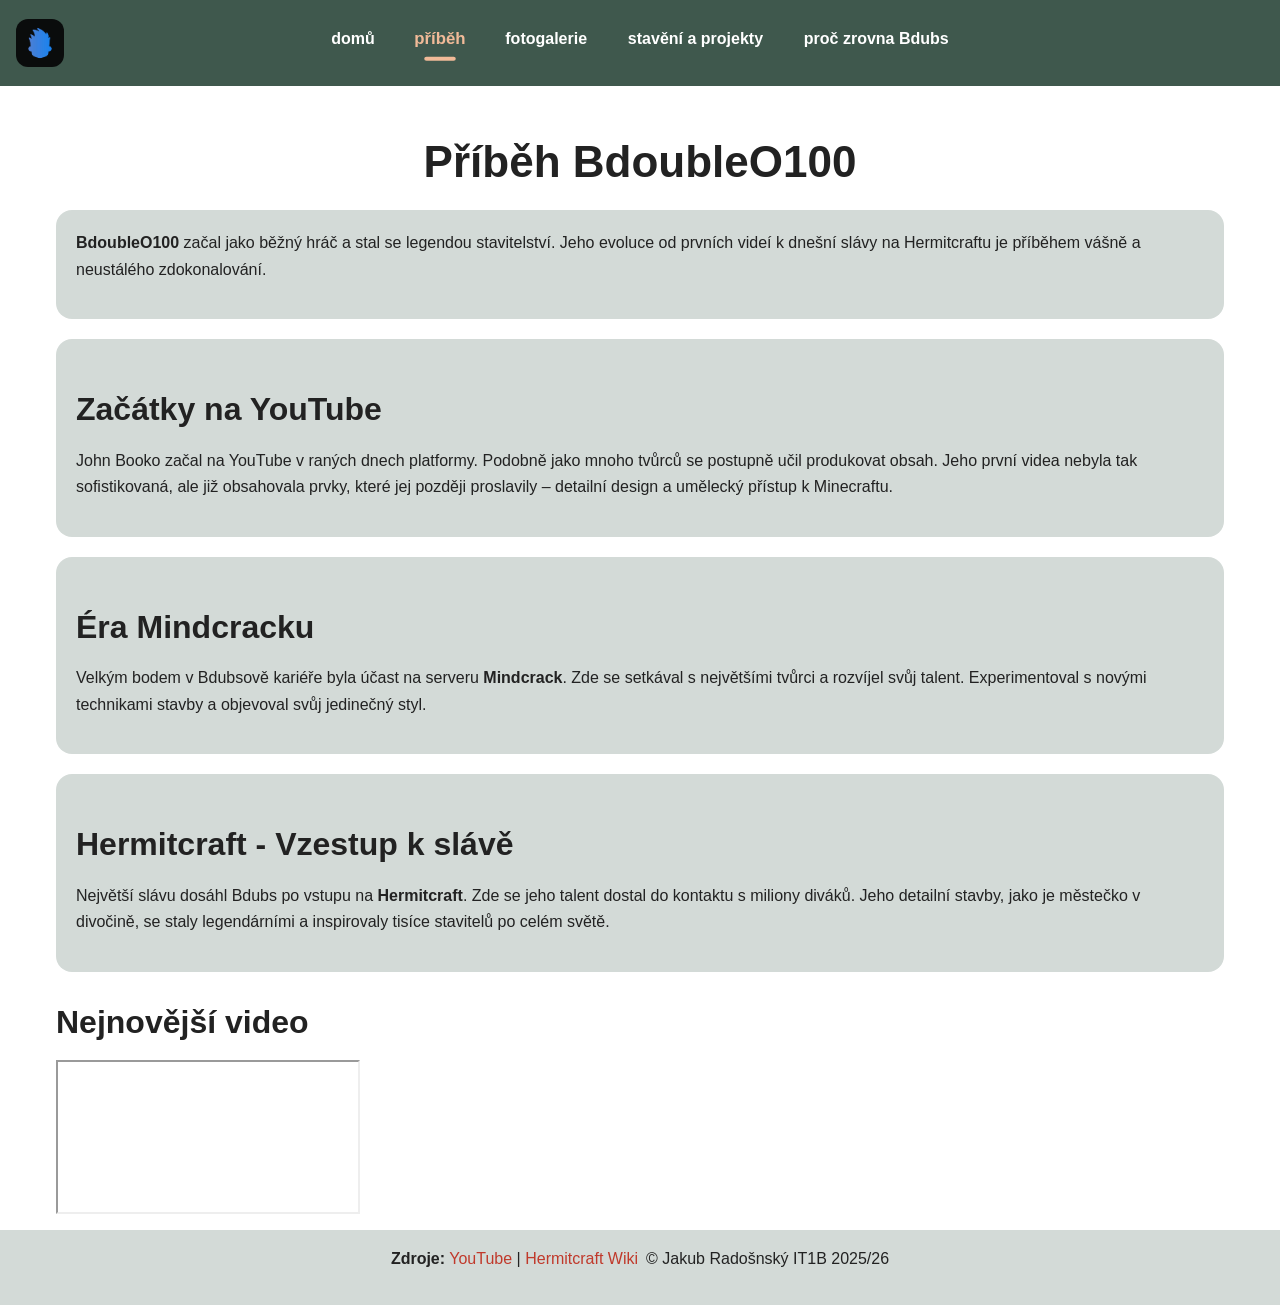
<file: pribeh.html>
<!DOCTYPE html>

<html lang="cs">
    
    <head>
        <meta charset="UTF-8">
        <meta name="viewport" content="width=device-width, initial-scale=1.0">
        <meta name="author" content="Jakub Radošnský">
        <meta name="description" content="Příběh BdoubleO100 - Od YouTube začátků až k legendě Hermitcraftu. Jeho cesta stavitele Minecraftu.">
        <meta name="keywords" content="BdoubleO100, Bdubs, příběh, YouTube, Hermitcraft">
        <meta property="og:title" content="Příběh Bdubs - Od začátků k legendě">
        <title>Příběh Bdubs - Od YouTube začátků k Hermitcraftu</title>
        <link rel="stylesheet" href="style.css">
        <link rel="preconnect" href="https://fonts.googleapis.com">
        <link rel="preconnect" href="https://fonts.gstatic.com" crossorigin>
        
    </head>

    <body>

        <header id="hlavicka1">
            <nav class="nav">
                <a href="index.html">
                    <img src="img/Bdubs_logo1.webp" alt="Bdubs logo">
                </a>
                <button class="hamburger" id="hamburger-menu">
                    <span></span>
                    <span></span>
                    <span></span>
                </button>
                <ul class="ul1" id="mobile-menu">
                    <li><a href="index.html">domů</a></li>
                    <li><a class="aktivni" href="pribeh.html">příběh</a></li>
                    <li><a href="galerie.html">fotogalerie</a></li>
                    <li><a href="staveni.html">stavění a projekty</a></li>
                    <li><a href="proc.html">proč zrovna Bdubs</a></li>
                </ul>
            </nav>
        </header>

        <main class="pribeh-main">
            <h1>Příběh BdoubleO100</h1>
            <section>
                <p><strong>BdoubleO100</strong> začal jako běžný hráč a stal se legendou stavitelství. Jeho evoluce od prvních videí k dnešní slávy na Hermitcraftu je příběhem vášně a neustálého zdokonalování.</p>
            </section>
            <article>
                <h2>Začátky na YouTube</h2>
                <p>John Booko začal na YouTube v raných dnech platformy. Podobně jako mnoho tvůrců se postupně učil produkovat obsah. Jeho první videa nebyla tak sofistikovaná, ale již obsahovala prvky, které jej později proslavily – detailní design a umělecký přístup k Minecraftu.</p>
            </article>
            <article>
                <h2>Éra Mindcracku</h2>
                <p>Velkým bodem v Bdubsově kariéře byla účast na serveru <strong>Mindcrack</strong>. Zde se setkával s největšími tvůrci a rozvíjel svůj talent. Experimentoval s novými technikami stavby a objevoval svůj jedinečný styl.</p>
            </article>
            <article>
                <h2>Hermitcraft - Vzestup k slávě</h2>
                <p>Největší slávu dosáhl Bdubs po vstupu na <strong>Hermitcraft</strong>. Zde se jeho talent dostal do kontaktu s miliony diváků. Jeho detailní stavby, jako je městečko v divočině, se staly legendárními a inspirovaly tisíce stavitelů po celém světě.</p>
            </article>
            <div class="videa">
                <h2>Nejnovější video</h2>
                <iframe src="https://www.youtube.com/embed/videoseries?list=PL2XncHqN_7yL3eiY-XoFS--ZwADWo3usq" allow="autoplay; encrypted-media" allowfullscreen></iframe>
            </div>

        </main>

        <footer class="footer1">
            <p><strong>Zdroje:</strong>
            <a href="https://www.youtube.com/BdoubleO100" target="_blank">YouTube</a>
            | 
            <a href="https://hermitcraft.fandom.com/" target="_blank">Hermitcraft Wiki</a></p>
            <p>&copy; Jakub Radošnský IT1B 2025/26</p>
        </footer>

    <script>
        const hamburger = document.getElementById('hamburger-menu');
        const mobileMenu = document.getElementById('mobile-menu');
        const menuLinks = mobileMenu.querySelectorAll('a');

        hamburger.addEventListener('click', function() {
            hamburger.classList.toggle('active');
            mobileMenu.classList.toggle('active');
        });

        menuLinks.forEach(link => {
            link.addEventListener('click', function() {
                hamburger.classList.remove('active');
                mobileMenu.classList.remove('active');
            });
        });
    </script>

    </body>

</html>
</file>
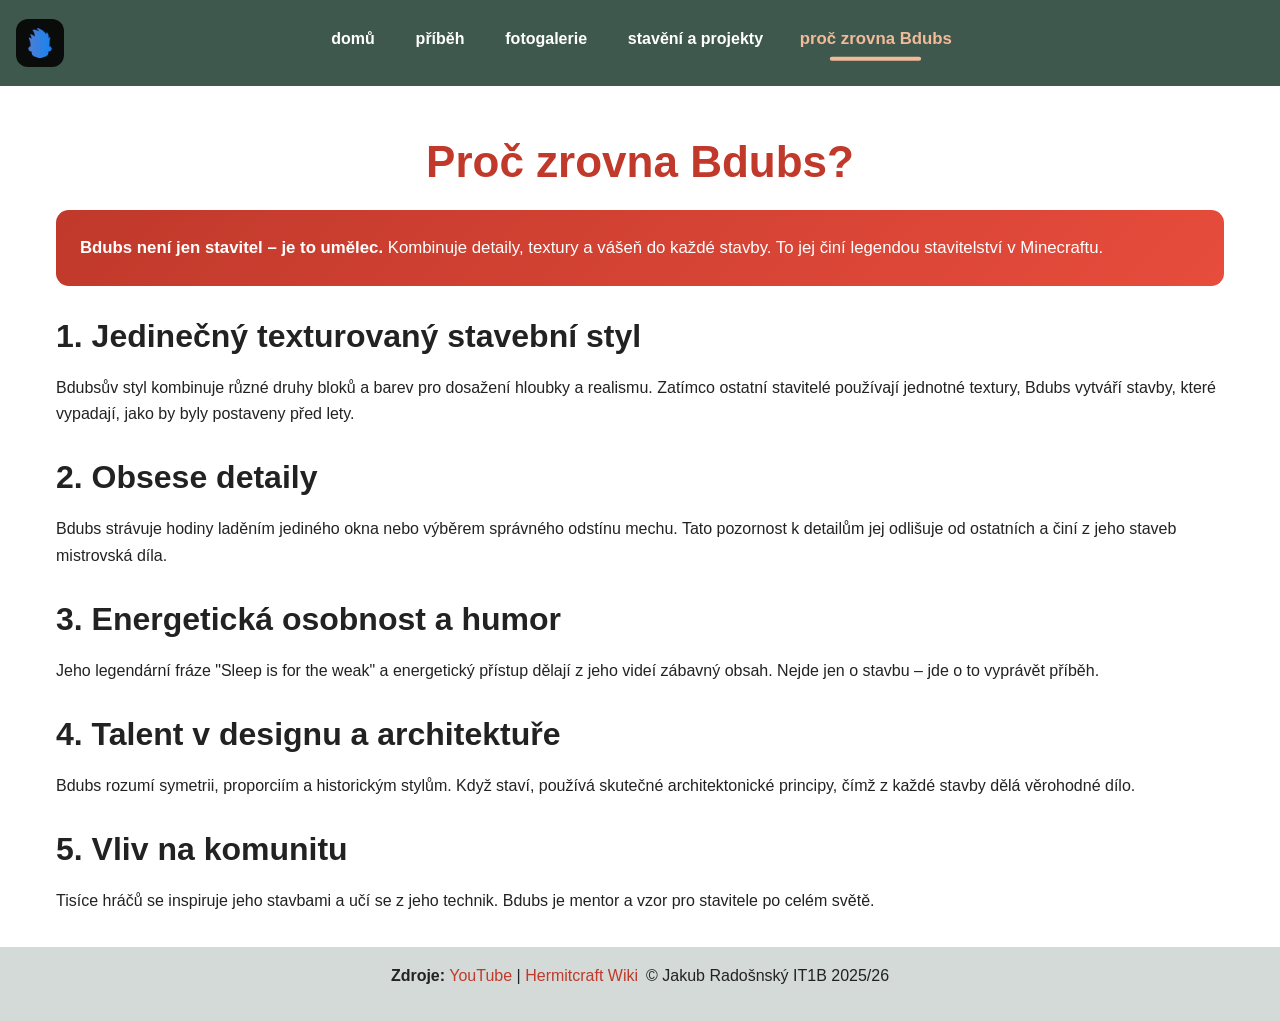
<file: proc.html>
<!DOCTYPE html>

<html lang="cs">
    
    <head>
        <meta charset="UTF-8">
        <meta name="viewport" content="width=device-width, initial-scale=1.0">
        <meta name="author" content="Jakub Radošnský">
        <meta name="description" content="Proč je Bdubs zvláštní? Objevte důvody jeho slávy, jedinečného stavebního stylu a vlivu na Minecraft komunitu.">
        <meta name="keywords" content="Bdubs, stavby, talent, Hermitcraft, texturované stavění">
        <meta property="og:title" content="Proč Bdubs? - Důvody jeho jedinečnosti">
        <title>Proč Bdubs? - Důvody jeho talentu a jedinečnosti</title>
        <link rel="stylesheet" href="style.css">
        <link rel="preconnect" href="https://fonts.googleapis.com">
        <link rel="preconnect" href="https://fonts.gstatic.com" crossorigin>
        
    </head>

    <body>

        <header id="hlavicka1">
            <nav class="nav">
                <a href="index.html">
                    <img src="img/Bdubs_logo1.webp" alt="Bdubs logo">
                </a>
                <button class="hamburger" id="hamburger-menu">
                    <span></span>
                    <span></span>
                    <span></span>
                </button>
                <ul class="ul1" id="mobile-menu">
                    <li><a href="index.html">domů</a></li>
                    <li><a href="pribeh.html">příběh</a></li>
                    <li><a href="galerie.html">fotogalerie</a></li>
                    <li><a href="staveni.html">stavění a projekty</a></li>
                    <li><a class="aktivni" href="proc.html">proč zrovna Bdubs</a></li>
                </ul>
            </nav>
        </header>

        <main>
            <h1 class="page-title">Proč zrovna Bdubs?</h1>

            <section class="highlight-box">
                <p class="lead-text"><strong>Bdubs není jen stavitel – je to umělec.</strong> Kombinuje detaily, textury a vášeň do každé stavby. To jej činí legendou stavitelství v Minecraftu.</p>
            </section>

            <h2>1. Jedinečný texturovaný stavební styl</h2>
            <p>Bdubsův styl kombinuje různé druhy bloků a barev pro dosažení hloubky a realismu. Zatímco ostatní stavitelé používají jednotné textury, Bdubs vytváří stavby, které vypadají, jako by byly postaveny před lety.</p>

            <h2>2. Obsese detaily</h2>
            <p>Bdubs strávuje hodiny laděním jediného okna nebo výběrem správného odstínu mechu. Tato pozornost k detailům jej odlišuje od ostatních a činí z jeho staveb mistrovská díla.</p>

            <h2>3. Energetická osobnost a humor</h2>
            <p>Jeho legendární fráze "Sleep is for the weak" a energetický přístup dělají z jeho videí zábavný obsah. Nejde jen o stavbu – jde o to vyprávět příběh.</p>

            <h2>4. Talent v designu a architektuře</h2>
            <p>Bdubs rozumí symetrii, proporciím a historickým stylům. Když staví, používá skutečné architektonické principy, čímž z každé stavby dělá věrohodné dílo.</p>

            <h2>5. Vliv na komunitu</h2>
            <p>Tisíce hráčů se inspiruje jeho stavbami a učí se z jeho technik. Bdubs je mentor a vzor pro stavitele po celém světě.</p>
        </main>

        <footer class="footer1">
            <p><strong>Zdroje:</strong>
            <a href="https://www.youtube.com/BdoubleO100" target="_blank">YouTube</a>
            | 
            <a href="https://hermitcraft.fandom.com/" target="_blank">Hermitcraft Wiki</a></p>
            <p>&copy; Jakub Radošnský IT1B 2025/26</p>
        </footer>

    <script>
        const hamburger = document.getElementById('hamburger-menu');
        const mobileMenu = document.getElementById('mobile-menu');
        const menuLinks = mobileMenu.querySelectorAll('a');

        hamburger.addEventListener('click', function() {
            hamburger.classList.toggle('active');
            mobileMenu.classList.toggle('active');
        });

        menuLinks.forEach(link => {
            link.addEventListener('click', function() {
                hamburger.classList.remove('active');
                mobileMenu.classList.remove('active');
            });
        });
    </script>

    </body>

</html>
</file>
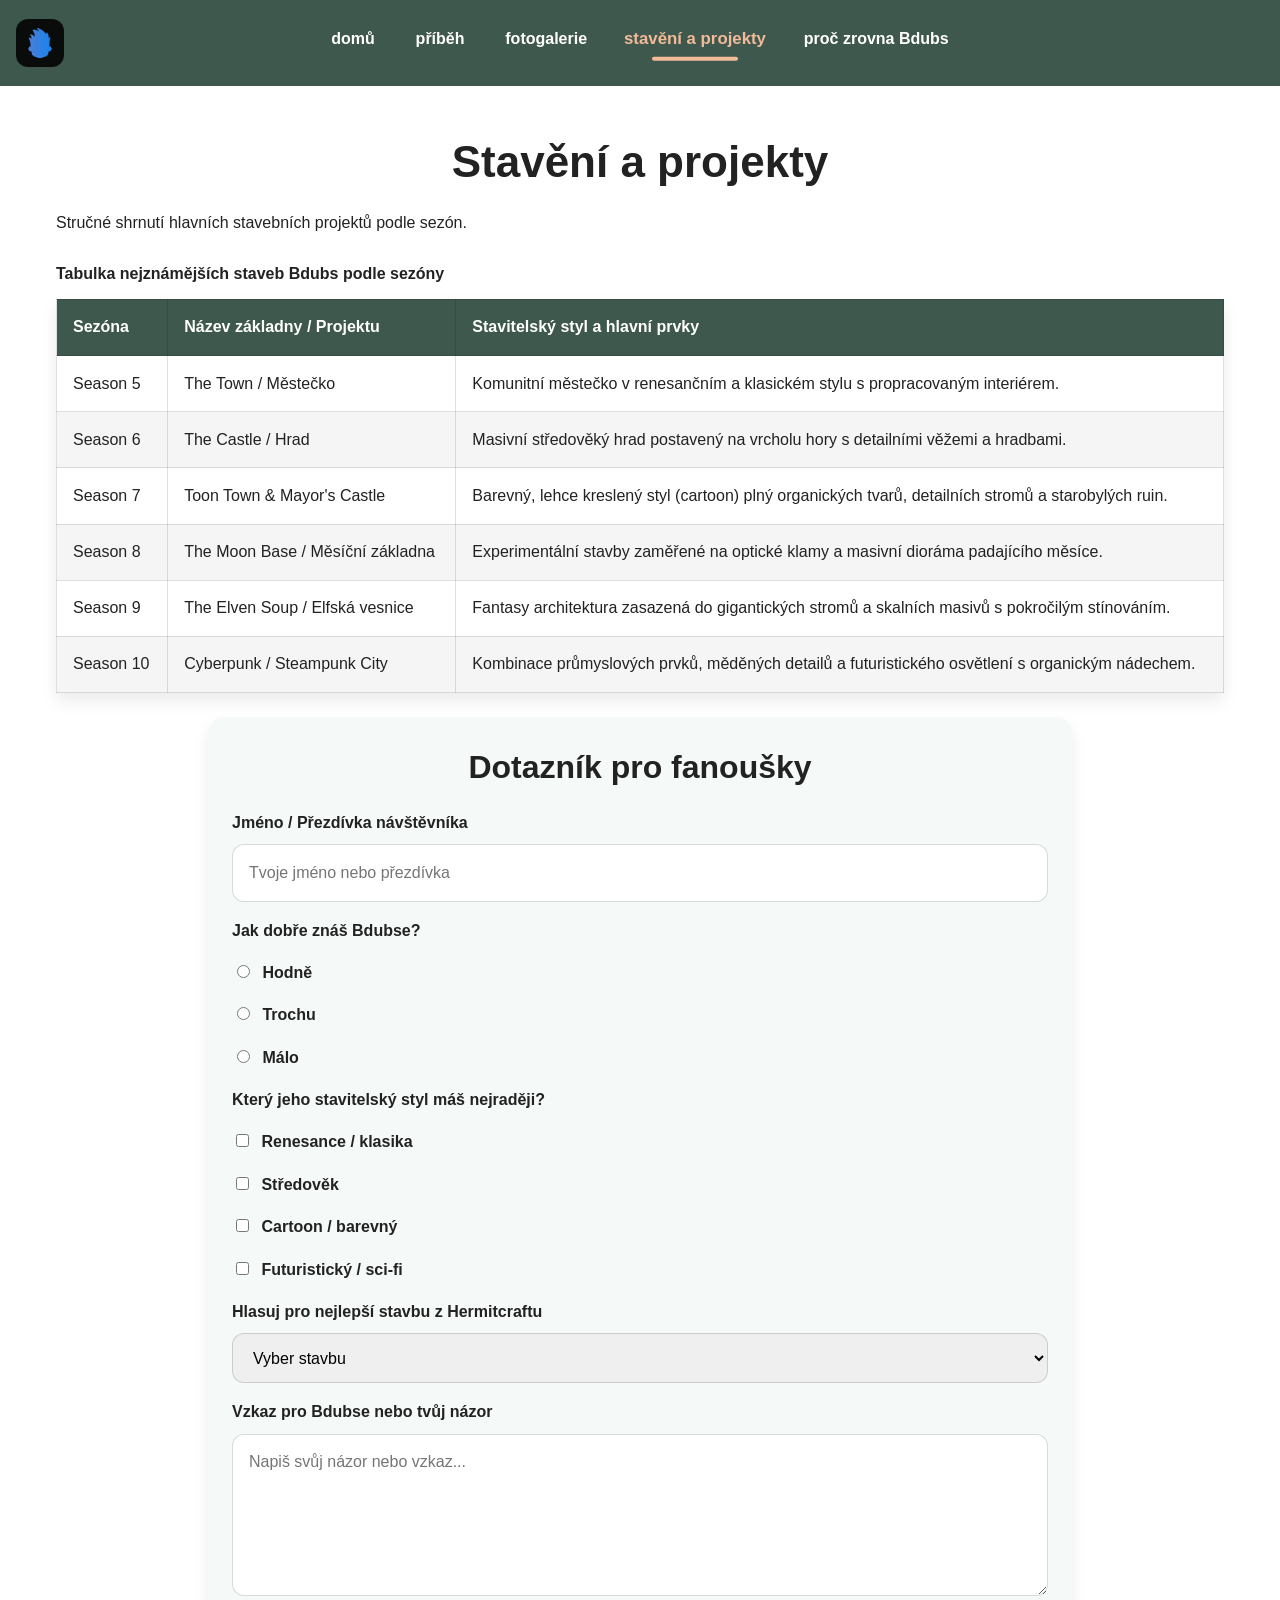
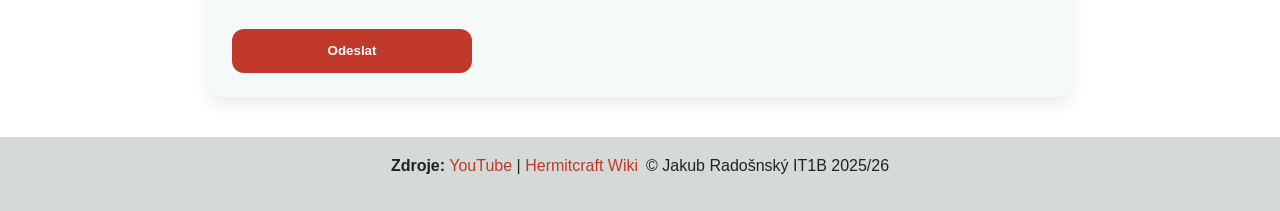
<file: staveni.html>
<!doctype html>
<html lang="cs">
<head>
    <meta charset="utf-8">
    <meta name="viewport" content="width=device-width,initial-scale=1">
    <title>Stavění — Bdubs projekty</title>
    <link rel="stylesheet" href="style.css">
</head>
<body>

    <header id="hlavicka1">
        <nav class="nav">
            <a href="index.html">
                <img src="img/Bdubs_logo1.webp" alt="Bdubs logo">
            </a>
            <button class="hamburger" id="hamburger-menu">
                <span></span>
                <span></span>
                <span></span>
            </button>
            <ul class="ul1" id="mobile-menu">
                <li><a href="index.html">domů</a></li>
                <li><a href="pribeh.html">příběh</a></li>
                <li><a href="galerie.html">fotogalerie</a></li>
                <li><a class="aktivni" href="staveni.html">stavění a projekty</a></li>
                <li><a href="proc.html">proč zrovna Bdubs</a></li>
            </ul>
        </nav>
    </header>

    <main>
        <h1>Stavění a projekty</h1>
        <p>Stručné shrnutí hlavních stavebních projektů podle sezón.</p>

        <section>
            <table class="projects-table">
                <caption>Tabulka nejznámějších staveb Bdubs podle sezóny</caption>
                <thead>
                    <tr>
                        <th>Sezóna</th>
                        <th>Název základny / Projektu</th>
                        <th>Stavitelský styl a hlavní prvky</th>
                    </tr>
                </thead>
                <tbody>
                    <tr>
                        <td>Season 5</td>
                        <td>The Town / Městečko</td>
                        <td>Komunitní městečko v renesančním a klasickém stylu s propracovaným interiérem.</td>
                    </tr>
                    <tr>
                        <td>Season 6</td>
                        <td>The Castle / Hrad</td>
                        <td>Masivní středověký hrad postavený na vrcholu hory s detailními věžemi a hradbami.</td>
                    </tr>
                    <tr>
                        <td>Season 7</td>
                        <td>Toon Town &amp; Mayor's Castle</td>
                        <td>Barevný, lehce kreslený styl (cartoon) plný organických tvarů, detailních stromů a starobylých ruin.</td>
                    </tr>
                    <tr>
                        <td>Season 8</td>
                        <td>The Moon Base / Měsíční základna</td>
                        <td>Experimentální stavby zaměřené na optické klamy a masivní dioráma padajícího měsíce.</td>
                    </tr>
                    <tr>
                        <td>Season 9</td>
                        <td>The Elven Soup / Elfská vesnice</td>
                        <td>Fantasy architektura zasazená do gigantických stromů a skalních masivů s pokročilým stínováním.</td>
                    </tr>
                    <tr>
                        <td>Season 10</td>
                        <td>Cyberpunk / Steampunk City</td>
                        <td>Kombinace průmyslových prvků, měděných detailů a futuristického osvětlení s organickým nádechem.</td>
                    </tr>
                </tbody>
            </table>

            <form action="#" method="post" class="feedback-form">
                <h2>Dotazník pro fanoušky</h2>

                <label for="visitor-name">Jméno / Přezdívka návštěvníka</label>
                <input type="text" id="visitor-name" name="visitor-name" placeholder="Tvoje jméno nebo přezdívka" required>

                <p>Jak dobře znáš Bdubse?</p>
                <label><input type="radio" name="know-bdubs" value="hodne" required> Hodně</label>
                <label><input type="radio" name="know-bdubs" value="trochu"> Trochu</label>
                <label><input type="radio" name="know-bdubs" value="malo"> Málo</label>

                <p>Který jeho stavitelský styl máš nejraději?</p>
                <label><input type="checkbox" name="favorite-style" value="renesance"> Renesance / klasika</label>
                <label><input type="checkbox" name="favorite-style" value="stredovek"> Středověk</label>
                <label><input type="checkbox" name="favorite-style" value="cartoon"> Cartoon / barevný</label>
                <label><input type="checkbox" name="favorite-style" value="futuristic"> Futuristický / sci-fi</label>

                <label for="best-build">Hlasuj pro nejlepší stavbu z Hermitcraftu</label>
                <select id="best-build" name="best-build" required>
                    <option value="" disabled selected>Vyber stavbu</option>
                    <option value="town">The Town / Městečko</option>
                    <option value="castle">The Castle / Hrad</option>
                    <option value="toon">Toon Town & Mayor's Castle</option>
                    <option value="moon">The Moon Base / Měsíční základna</option>
                    <option value="elf">The Elven Soup / Elfská vesnice</option>
                    <option value="cyberpunk">Cyberpunk / Steampunk City</option>
                </select>

                <label for="message">Vzkaz pro Bdubse nebo tvůj názor</label>
                <textarea id="message" name="message" rows="5" placeholder="Napiš svůj názor nebo vzkaz..."></textarea>

                <button type="submit">Odeslat</button>
                <p class="thanks-message" hidden>Díky za odeslání! Tvoje odpověď byla přijata.</p>
            </form>
        </section>

    </main>

    <footer class="footer1">
        <p><strong>Zdroje:</strong>
        <a href="https://www.youtube.com/BdoubleO100" target="_blank">YouTube</a>
        | 
        <a href="https://hermitcraft.fandom.com/" target="_blank">Hermitcraft Wiki</a></p>
        <p>&copy; Jakub Radošnský IT1B 2025/26</p>
    </footer>

    <script>
        const hamburger = document.getElementById('hamburger-menu');
        const mobileMenu = document.getElementById('mobile-menu');
        const menuLinks = mobileMenu.querySelectorAll('a');

        hamburger.addEventListener('click', function() {
            hamburger.classList.toggle('active');
            mobileMenu.classList.toggle('active');
        });

        menuLinks.forEach(link => {
            link.addEventListener('click', function() {
                hamburger.classList.remove('active');
                mobileMenu.classList.remove('active');
            });
        });

        if (feedbackForm) {
            feedbackForm.addEventListener('submit', function(event) {
                event.preventDefault();
                feedbackForm.reset();
                thanksMessage.hidden = false;
                feedbackForm.querySelector('button[type="submit"]').disabled = true;
                feedbackForm.querySelector('button[type="submit"]').textContent = 'Odesláno';
            });
        }
    </script>
</body>
</html>
</file>
<file: style.css>
:root {
    --barva-pozadi: #ffffff;
    --barva-nadpisu: #f1ba98;
    --barva-headeru: #3f584d;
    --barva-sekundarni: #c5dad1;
    --barva-doplnkova: #c0392b;
    --barva-footeru: #d3dad7;
    --text-color: #222222;
    --max-width: 1200px;
}

html {
    box-sizing: border-box;
    font-size: 100%;
}
*, *::before, *::after {
    box-sizing: inherit;
}

[hidden] {
    display: none !important;
}

body {
    margin: 0;
    min-height: 100vh;
    display: flex;
    flex-direction: column;
    background: var(--barva-pozadi);
    color: var(--text-color);
    font-family: 'Micro 5', 'Germania One', Arial, Helvetica, sans-serif;
    line-height: 1.65;
}

img, iframe, video {
    max-width: 100%;
    height: auto;
    display: block;
}

a {
    color: inherit;
    text-decoration: none;
}

header, main, footer, section, article, nav {
    display: block;
}

main {
    flex: 1;
    width: min(100%, var(--max-width));
    margin: 0 auto;
    padding: 1rem;
}

#hlavicka1 {
    background-color: var(--barva-headeru);
    position: relative;
}

.nav {
    display: flex;
    align-items: center;
    justify-content: center;
    gap: 1rem;
    padding: 1rem;
    position: relative;
}

.nav > a {
    position: absolute;
    left: 1rem;
}

.nav a img {
    height: 3rem;
    width: auto;
    border-radius: 0.75rem;
}

.ul1 {
    display: flex;
    flex-wrap: wrap;
    gap: 0.75rem;
    list-style: none;
    margin: 0;
    padding: 0;
    justify-content: center;
}

.ul1 li {
    margin: 0;
}

.ul1 a {
    display: inline-block;
    padding: 0.6rem 0.9rem;
    color: white;
    font-weight: 700;
    font-size: 1rem;
    transition: transform 0.25s ease, color 0.25s ease;
}

.ul1 a:hover {
    transform: scale(1.05);
    color: #d6bfa8;
}

.ul1 a.aktivni {
    color: var(--barva-nadpisu);
    transform: scale(1.05);
    cursor: default;
}

.ul1 a.aktivni::after {
    content: "";
    display: block;
    margin: 0.25rem auto 0;
    width: 60%;
    height: 0.25rem;
    background-color: var(--barva-nadpisu);
    border-radius: 999px;
}

.hamburger {
    display: none;
    flex-direction: column;
    background: none;
    border: none;
    cursor: pointer;
    gap: 0.5rem;
    padding: 0.5rem;
}

.hamburger span {
    width: 25px;
    height: 3px;
    background-color: white;
    border-radius: 2px;
    transition: all 0.3s ease;
}

.hamburger.active span:nth-child(1) {
    transform: rotate(45deg) translate(10px, 10px);
}

.hamburger.active span:nth-child(2) {
    opacity: 0;
}

.hamburger.active span:nth-child(3) {
    transform: rotate(-45deg) translate(7px, -7px);
}

@media (max-width: 768px) {
    .hamburger {
        display: flex;
        position: absolute;
        right: 1rem;
    }

    .ul1 {
        display: none;
        position: absolute;
        top: 100%;
        left: 0;
        right: 0;
        flex-direction: column;
        background-color: var(--barva-headeru);
        padding: 1rem;
        gap: 0;
        border-top: 1px solid rgba(255, 255, 255, 0.1);
    }

    .ul1.active {
        display: flex;
        z-index: 1000;
    }

    .ul1 li {
        width: 100%;
    }

    .ul1 a {
        display: block;
        padding: 0.75rem 1rem;
        border-radius: 0.25rem;
    }

    .ul1 a.aktivni::after {
        display: none;
    }

    .nav {
        flex-wrap: wrap;
        justify-content: space-between;
        position: relative;
    }

    .nav > a {
        position: static;
    }
}

h1 {
    font-family: 'Jersey 10', sans-serif;
    font-size: 2.75rem;
    margin: 1.5rem 0 0.75rem;
    text-align: center;
}

h2 {
    font-size: 2rem;
    margin: 1.5rem 0 0.75rem;
}

h3 {
    font-size: 1.5rem;
    margin: 1rem 0 0.5rem;
}

p {
    margin: 0 0 1rem;
}

section {
    margin-bottom: 1.5rem;
}

hr {
    border: none;
    height: 1px;
    background: rgba(0, 0, 0, 0.1);
    margin: 2rem 0;
}

.footer1 {
    display: flex;
    flex-wrap: wrap;
    justify-content: center;
    align-items: center;
    gap: 0.5rem;
    background-color: var(--barva-footeru);
    padding: 1rem;
    text-align: center;
}

.footer1 a {
    color: var(--barva-doplnkova);
}

.videos-grid,
.stavby {
    display: grid;
    gap: 1rem;
    margin: 1.5rem 0;
}

.videos-grid {
    grid-template-columns: repeat(auto-fit, minmax(220px, 1fr));
    background-color: var(--barva-footeru);
    padding: 1rem;
    border-radius: 1rem;
    margin-bottom: 4rem;
}
.gap {
    gap: 20px;
}

.video-item {
    position: relative;
    overflow: hidden;
    border-radius: 1rem;
    box-shadow: 0 0.5rem 1rem rgba(0, 0, 0, 0.12);
}

.article2,
.article1 {
    display: flex;
    align-items: center;
    gap: 1.75rem;
    margin-bottom: 2rem;
}

.article2 {
    flex-wrap: wrap;
    margin-top: 3rem;
}

.article2 img,
.article1 img {
    width: 100%;
    max-width: 420px;
    border-radius: 1rem;
    object-fit: cover;
}

.article2-text {
    flex: 1 1 380px;
    display: flex;
    flex-direction: column;
    gap: 1rem;
}

.article2-text .btn {
    align-self: flex-start;
}

.article1 {
    flex-wrap: wrap;
}

.article1 p {
    flex: 1 1 380px;
}

.article1 img {
    flex: 0 0 420px;
    max-width: 50%;
}

.pribeh-main section,
.pribeh-main article {
    background-color: var(--barva-footeru);
    border-radius: 1rem;
    padding: 1.25rem;
    margin-bottom: 1.25rem;
}

.stavby {
    grid-template-columns: repeat(auto-fit, minmax(240px, 1fr));
}

.stavba {
    background-color: #fff;
    border-radius: 1rem;
    overflow: hidden;
    box-shadow: 0 0.5rem 1rem rgba(0,0,0,0.08);
}

.stavba-content {
    padding: 1rem;
}

.video-overlay {
    position: absolute;
    inset: 0;
    display: flex;
    justify-content: center;
    align-items: center;
    color: white;
    font-weight: 700;
    background: rgba(0, 0, 0, 0.25);
    opacity: 0;
    transition: opacity 0.25s ease;
    text-transform: uppercase;
    letter-spacing: 0.05em;
}

.video-item:hover .video-overlay {
    opacity: 1;
}

.projects-table {
    width: 100%;
    border-collapse: collapse;
    margin: 1.5rem 0;
    font-family: inherit;
    box-shadow: 0 0.5rem 1rem rgba(0, 0, 0, 0.08);
}

.projects-table caption {
    caption-side: top;
    margin-bottom: 0.75rem;
    text-align: left;
    font-weight: 700;
    font-size: 1rem;
}

.projects-table th,
.projects-table td {
    border: 1px solid rgba(0, 0, 0, 0.12);
    padding: 0.9rem 1rem;
    text-align: left;
    vertical-align: top;
}

.projects-table thead th {
    background-color: var(--barva-headeru);
    color: #fff;
}

.projects-table tbody tr:nth-child(even) {
    background-color: rgba(0, 0, 0, 0.04);
}

.feedback-form {
    max-width: 54rem;
    margin: 1.5rem auto 0;
    padding: 1.5rem;
    background-color: rgba(197, 218, 209, 0.18);
    border-radius: 1rem;
    box-shadow: 0 0.5rem 1rem rgba(0, 0, 0, 0.08);
}

.feedback-form h2 {
    margin-top: 0;
    text-align: center;
}

.feedback-form label,
.feedback-form p {
    display: block;
    margin-top: 1rem;
    font-weight: 700;
}

.feedback-form input[type="text"],
.feedback-form select,
.feedback-form textarea {
    width: 100%;
    padding: 0.9rem 1rem;
    margin-top: 0.5rem;
    border: 1px solid rgba(0, 0, 0, 0.15);
    border-radius: 0.75rem;
    font: inherit;
}

.feedback-form textarea {
    min-height: 9rem;
    resize: vertical;
}

.feedback-form input[type="radio"],
.feedback-form input[type="checkbox"] {
    margin-right: 0.5rem;
}

.feedback-form button {
    margin-top: 1.5rem;
    width: 100%;
    max-width: 15rem;
    padding: 0.9rem 1rem;
    border: none;
    border-radius: 0.75rem;
    background-color: var(--barva-doplnkova);
    color: #fff;
    font-weight: 700;
    cursor: pointer;
}

.feedback-form button:hover {
    background-color: #a82721;
}

.thanks-message {
    margin-top: 1rem;
    padding: 0.9rem 1rem;
    background-color: rgba(33, 97, 73, 0.12);
    color: rgb(22, 62, 43);
    border: 1px solid rgba(33, 97, 73, 0.25);
    border-radius: 0.75rem;
    font-weight: 700;
}

.intro-card {
    background-color: var(--barva-footeru);
    padding: 1.5rem;
    border-radius: 0.8rem;
    margin-bottom: 1.5rem;
}

.intro-card h2,
.intro-card h1 {
    margin-top: 0;
}

.intro-card p {
    font-size: 1.05rem;
    margin-bottom: 0;
}

.intro-text {
    font-size: 1.05rem;
    margin-bottom: 0;
}

.stavba-content {
    padding: 1rem;
}

.stavba-content h3 {
    margin-top: 0;
    color: var(--barva-doplnkova);
}

.stavba-content p {
    color: #555;
    margin-bottom: 0.75rem;
}

.stavba-meta {
    color: #555;
    margin-bottom: 0.75rem;
}

.info-box {
    margin: 1.5rem 0;
    padding: 1.25rem;
    background-color: #f5f5f5;
    border-radius: 0.8rem;
}

.info-list {
    line-height: 1.8;
    padding-left: 1.2rem;
}

.page-title {
    color: var(--barva-doplnkova);
}

.highlight-box {
    background: linear-gradient(135deg, #c0392b 0%, #e74c3c 100%);
    padding: 1.5rem;
    border-radius: 0.8rem;
    margin-bottom: 1.5rem;
    color: white;
}

.btn {
    display: inline-block;
    padding: 0.75rem 1.25rem;
    background-color: var(--barva-doplnkova);
    color: white;
    text-decoration: none;
    border-radius: 0.5rem;
    font-weight: 700;
    font-size: 1.1rem;
    min-width: 10rem;
    text-align: center;
    transition: transform 0.15s ease, background-color 0.15s ease;
}
.btn:hover {
    background-color: rgb(192, 57, 43);
    transform: scale(1.05);
    color: rgb(255, 212, 212);
}

.lead-text {
    font-size: 1.05rem;
    margin: 0;
}

@media (max-width: 767px) {
    .nav {
        flex-direction: column;
        align-items: center;
        gap: 0.75rem;
    }
    .nav > a {
        position: static;
        margin-bottom: 0.25rem;
    }
    .ul1 {
        justify-content: center;
        gap: 0.5rem;
        width: 100%;
    }
    .ul1 a {
        padding: 0.65rem 0.85rem;
        white-space: nowrap;
    }
    .article2,
    .article1 {
        flex-direction: column;
        align-items: stretch;
    }
    .article2 img,
    .article1 img {
        max-width: 100%;
        width: 100%;
    }
    .article1 img {
        flex: 0 0 auto;
    }
    .article2-text {
        width: 100%;
    }
    .projects-table {
        display: block;
        width: 100%;
        overflow-x: auto;
    }
    .projects-table th,
    .projects-table td {
        padding: 0.85rem;
        white-space: normal;
    }
    .feedback-form {
        padding: 1rem;
        margin: 1rem 0 0;
    }
    .btn {
        min-width: auto;
        width: auto;
    }
    .footer1 {
        padding: 1rem;
    }
    h1 {
        font-size: 2rem;
    }
    h2 {
        font-size: 1.55rem;
    }
    main {
        padding: 1rem;
    }
}

.videos-section {
    width: 100vw;
    position: relative;
    left: 50%;
    right: 50%;
    margin-left: -50vw;
    margin-right: -50vw;
    background-color: var(--barva-footeru);
    padding: 1rem 0;
}

.videos-grid {
    width: min(100%, var(--max-width));
    margin: 0 auto;
    display: grid;
    gap: 1rem;
    grid-template-columns: repeat(auto-fit, minmax(220px, 1fr));
    padding: 0.75rem;
    border-radius: 1rem;
    margin-bottom: 2rem;
    background: transparent;
}
</file>
